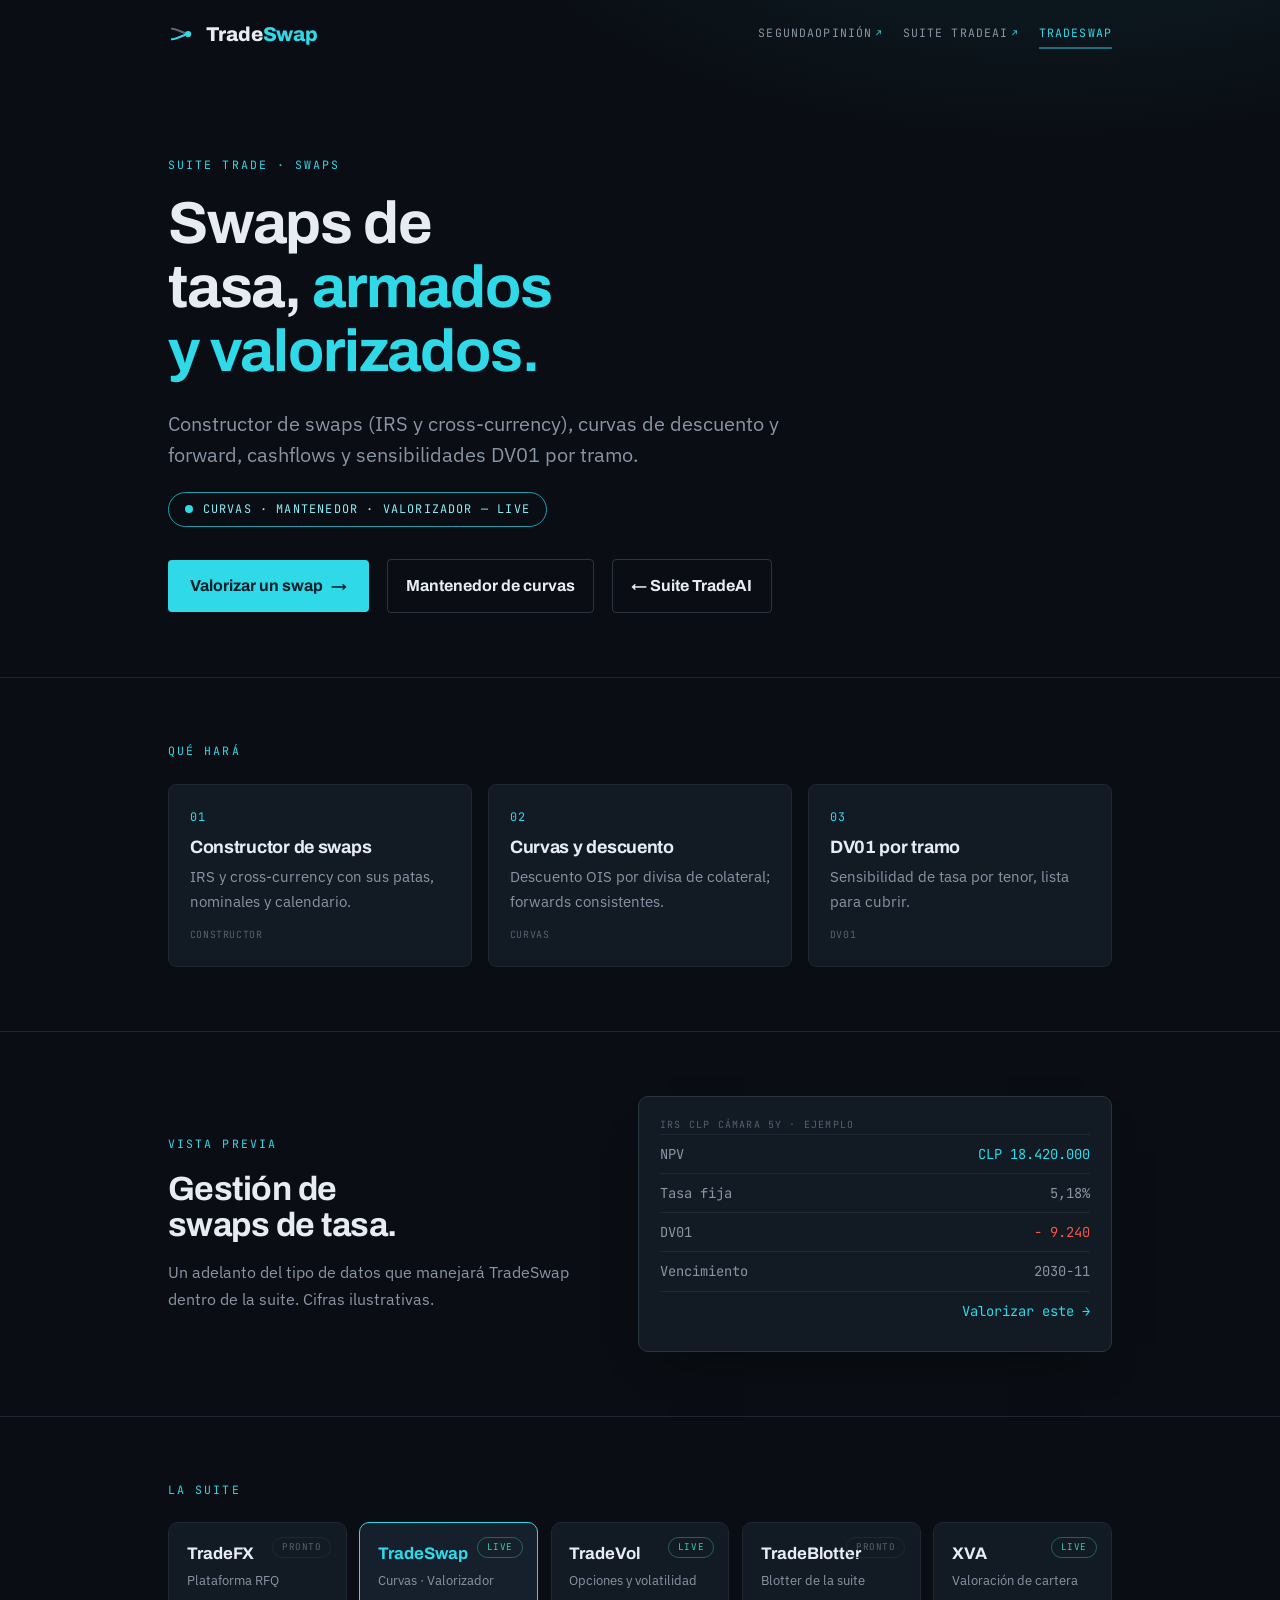
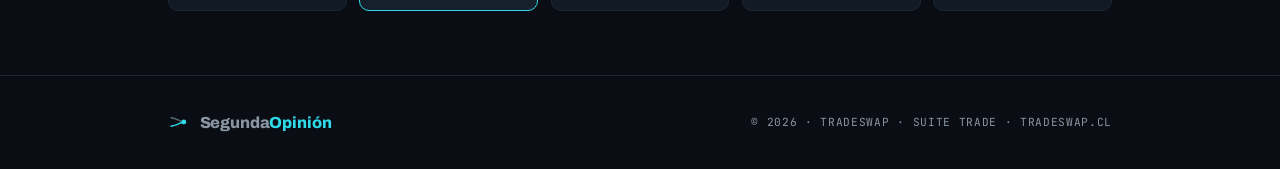
<file: index.html>
<!doctype html>
<html lang="es">
<head>
<meta charset="utf-8">
<meta name="viewport" content="width=device-width, initial-scale=1">
<title>TradeSwap — Gestión de swaps de tasa</title>
<meta name="description" content="Constructor de swaps (IRS y cross-currency), curvas de descuento y forward, cashflows y sensibilidades DV01 por tramo.">
<link rel="preconnect" href="https://fonts.googleapis.com">
<link rel="preconnect" href="https://fonts.gstatic.com" crossorigin>
<link href="https://fonts.googleapis.com/css2?family=Archivo:wght@600;700;800&family=IBM+Plex+Sans:wght@400;500;600;700&family=JetBrains+Mono:wght@400;600;700;800&display=swap" rel="stylesheet">
<style>
:root{
  --bg:#0A0E14;--bg-2:#0E141D;--panel:#121A24;--panel-2:#16202C;
  --grid:#1E2733;--grid-2:#2A3542;--text:#E7ECF3;--muted:#8A95A4;--faint:#56616F;
  --signal:#2FD9E8;--signal-hi:#8CEFF6;--signal-dim:#1F9DAC;--steel:#5A6775;
  --up:#34D399;--down:#F2574C;
  --display:"Archivo",system-ui,sans-serif;--body:"IBM Plex Sans",system-ui,sans-serif;
  --mono:"JetBrains Mono",ui-monospace,Consolas,monospace;
  --wrap:64rem;--gut:clamp(16px,4vw,40px);color-scheme:dark;
}
*{box-sizing:border-box}html,body{margin:0}
body{background:var(--bg);color:var(--text);font-family:var(--body);font-size:17px;line-height:1.62;
  -webkit-font-smoothing:antialiased;background-image:radial-gradient(1000px 520px at 82% -10%, rgba(47,217,232,.10), transparent 62%)}
h1,h2,h3{font-family:var(--display);font-weight:700;line-height:1.08;margin:0;text-wrap:balance;letter-spacing:-.015em}
p{margin:0}a{color:inherit;text-decoration:none}
.wrap{width:100%;max-width:var(--wrap);margin-inline:auto;padding-inline:var(--gut)}
.band{border-top:1px solid var(--grid)}
.eyebrow{font-family:var(--mono);font-size:.72rem;letter-spacing:.18em;text-transform:uppercase;color:var(--signal);margin-bottom:1.1rem}
.muted{color:var(--muted)}.sig{color:var(--signal)}.mono{font-family:var(--mono)}
.ticker{border-bottom:1px solid var(--grid);background:var(--bg-2)}
.ticker .row{display:flex;gap:1.8rem;padding:.5rem 0;font-family:var(--mono);font-size:.7rem;color:var(--muted);flex-wrap:wrap;letter-spacing:.02em}
.ticker b{color:var(--text);font-weight:500}.ticker .up{color:var(--up)}
.topbar .wrap{display:flex;align-items:center;justify-content:space-between;padding-block:1.1rem;gap:1rem;flex-wrap:wrap}
.brand{display:flex;align-items:center;gap:.6rem}
.brand svg{width:28px;height:28px;flex:0 0 auto}
.brand .nm{font-family:var(--display);font-weight:800;font-size:1.25rem;letter-spacing:-.01em}
.brand .nm .op{color:var(--signal)}
.apps{display:flex;align-items:center;gap:1.3rem;font-family:var(--mono);font-size:.72rem;letter-spacing:.1em;text-transform:uppercase}
.apps .here{color:var(--signal);position:relative}
.apps .here::after{content:"";position:absolute;left:0;right:0;bottom:-6px;height:2px;background:var(--signal);opacity:.45}
.apps a{color:var(--muted);transition:color .15s;display:inline-flex;align-items:center;gap:.2rem}
.apps a:hover{color:var(--text)}
.apps .ext{color:var(--signal);font-size:.78em;transform:translateY(-1px)}
@media(max-width:560px){.apps{gap:.95rem;font-size:.66rem}}
.hero .wrap{padding-block:clamp(3rem,8vw,5.5rem) clamp(2.5rem,6vw,4rem)}
.hero h1{font-size:clamp(2.2rem,6vw,3.7rem);max-width:17ch;letter-spacing:-.02em}
.hero h1 em{font-style:normal;color:var(--signal)}
.hero .lede{color:var(--muted);font-size:clamp(1.05rem,2.2vw,1.22rem);max-width:56ch;margin-top:1.5rem}
.status{display:inline-flex;align-items:center;gap:.6rem;margin-top:1.3rem;font-family:var(--mono);
  font-size:.74rem;letter-spacing:.1em;text-transform:uppercase;color:var(--signal-hi);
  border:1px solid var(--signal-dim);border-radius:999px;padding:.45rem 1rem}
.status .pulse{width:8px;height:8px;border-radius:50%;background:var(--signal);box-shadow:0 0 0 0 rgba(47,217,232,.6);animation:pulse 2.2s infinite}
@keyframes pulse{0%{box-shadow:0 0 0 0 rgba(47,217,232,.5)}70%{box-shadow:0 0 0 9px rgba(47,217,232,0)}100%{box-shadow:0 0 0 0 rgba(47,217,232,0)}}
.actions{display:flex;flex-wrap:wrap;gap:1rem 1.1rem;align-items:center;margin-top:2rem}
.btn{display:inline-flex;align-items:center;gap:.55rem;background:var(--signal);color:#06212a;font-family:var(--display);
  font-weight:700;font-size:1rem;border:0;border-radius:4px;padding:.8rem 1.35rem;cursor:pointer;transition:filter .15s,transform .15s}
.btn:hover{filter:brightness(1.08);transform:translateY(-1px)}
.btn.ghost{background:transparent;color:var(--text);border:1px solid var(--grid-2);padding:.8rem 1.15rem}
.btn.ghost:hover{color:var(--signal);border-color:var(--signal-dim)}
.arr{transition:transform .15s}.btn:hover .arr{transform:translateX(3px)}
.method .wrap{padding-block:clamp(2.6rem,6vw,4rem)}
.grid3{display:grid;grid-template-columns:repeat(3,1fr);gap:1rem;margin-top:1.5rem}
@media(max-width:780px){.grid3{grid-template-columns:1fr}}
.item{background:var(--panel);border:1px solid var(--grid);border-radius:8px;padding:1.4rem 1.3rem}
.item .num{font-family:var(--mono);font-size:.74rem;color:var(--signal);letter-spacing:.1em}
.item h3{font-size:1.12rem;margin-top:.7rem}
.item p{color:var(--muted);font-size:.93rem;margin-top:.5rem}
.item .tag{font-family:var(--mono);font-size:.62rem;color:var(--faint);letter-spacing:.06em;text-transform:uppercase;margin-top:.85rem}
.feat .wrap{padding-block:clamp(2.6rem,6vw,4rem);display:grid;grid-template-columns:.95fr 1.05fr;gap:2.6rem;align-items:center}
@media(max-width:780px){.feat .wrap{grid-template-columns:1fr;gap:1.4rem}}
.feat h2{font-size:clamp(1.5rem,3.4vw,2.1rem);max-width:17ch}
.feat .lede2{color:var(--muted);font-size:1.03rem;margin-top:1rem}
.panel{background:var(--panel);border:1px solid var(--grid-2);border-radius:10px;padding:1.3rem;box-shadow:0 24px 50px -30px rgba(0,0,0,.8)}
.panel .lbl{font-family:var(--mono);font-size:.62rem;letter-spacing:.12em;text-transform:uppercase;color:var(--faint)}
.panel .r{display:flex;justify-content:space-between;align-items:baseline;padding:.5rem 0;border-top:1px solid var(--grid);font-family:var(--mono);font-size:.86rem}
.panel .r:first-of-type{border-top:0}
.panel .r .m{color:var(--muted)}.panel .r .v{color:var(--text);font-variant-numeric:tabular-nums}
.panel .r .v.dn{color:var(--down)}.panel .r .v.up{color:var(--up)}.panel .r .v.sig{color:var(--signal)}.panel .r .v.m{color:var(--muted)}
.suite .wrap{padding-block:clamp(2.6rem,6vw,4rem)}
.grid5{display:grid;grid-template-columns:repeat(auto-fit,minmax(168px,1fr));gap:.8rem;margin-top:1.4rem}
.node{display:flex;flex-direction:column;gap:.2rem;padding:1.1rem 1.1rem 1.15rem;border:1px solid var(--grid);border-radius:10px;background:var(--panel);position:relative;transition:border-color .15s}
.node:hover{border-color:var(--signal-dim)}
.node--cur{border-color:var(--signal);background:var(--panel-2)}
.nn{font-family:var(--display);font-weight:700;font-size:1.05rem}
.node--cur .nn{color:var(--signal)}
.nr{color:var(--muted);font-size:.8rem}
.nb{position:absolute;top:.9rem;right:.9rem;font-family:var(--mono);font-size:.58rem;letter-spacing:.06em;text-transform:uppercase;color:var(--faint);border:1px solid var(--grid);border-radius:999px;padding:.12rem .55rem}
.nb--live{color:var(--up);border-color:rgba(52,211,153,.4)}
footer .wrap{padding-block:2.1rem;display:flex;flex-wrap:wrap;gap:.6rem 1.5rem;justify-content:space-between;align-items:center;color:var(--muted);font-size:.85rem}
footer .brand .nm{font-size:1rem}
footer .brand svg{width:22px;height:22px}
footer .mono{font-family:var(--mono);font-size:.7rem;letter-spacing:.06em;text-transform:uppercase}
@media(prefers-reduced-motion:reduce){*{transition:none!important;animation:none!important}}
</style>
</head>
<body>

<div id="tai-tape"></div>
<script src="https://tradeai.cl/indices/tape.js" defer></script>

<header class="topbar"><div class="wrap">
  <div class="brand"><svg viewBox="0 0 100 100" aria-hidden="true"><path d="M14,31 C36,33 54,46 69,50" fill="none" stroke="#5A6775" stroke-width="7" stroke-linecap="round"/><path d="M14,69 C36,67 54,54 69,50" fill="none" stroke="#2FD9E8" stroke-width="7" stroke-linecap="round"/><circle cx="72" cy="50" r="11" fill="#2FD9E8"/></svg><span class="nm">Trade<span class="op">Swap</span></span></div>
  <nav class="apps" aria-label="Ecosistema"><a href="https://segundaopinion.cl" title="SegundaOpinión — matriz">SegundaOpinión<span class="ext">↗</span></a><a href="https://tradeai.cl" title="Suite TradeAI — hub de la suite">Suite TradeAI<span class="ext">↗</span></a><span class="here">TradeSwap</span></nav>
</div></header>

<section class="hero"><div class="wrap">
  <p class="eyebrow">Suite Trade · Swaps</p>
  <h1>Swaps de tasa, <em>armados y valorizados.</em></h1>
  <p class="lede">Constructor de swaps (IRS y cross-currency), curvas de descuento y forward, cashflows y sensibilidades DV01 por tramo.</p>
  <div class="status"><span class="pulse"></span>Curvas · Mantenedor · Valorizador — live</div>
  <div class="actions">
    <a class="btn" href="./curvas/#valorizador">Valorizar un swap <span class="arr">→</span></a>
    <a class="btn ghost" href="./curvas/">Mantenedor de curvas</a>
    <a class="btn ghost" href="https://tradeai.cl">← Suite TradeAI</a>
  </div>
</div></section>

<section class="method band"><div class="wrap">
  <p class="eyebrow">Qué hará</p>
  <div class="grid3">
    <div class="item"><div class="num">01</div><h3>Constructor de swaps</h3><p>IRS y cross-currency con sus patas, nominales y calendario.</p><div class="tag">constructor</div></div>
    <div class="item"><div class="num">02</div><h3>Curvas y descuento</h3><p>Descuento OIS por divisa de colateral; forwards consistentes.</p><div class="tag">curvas</div></div>
    <div class="item"><div class="num">03</div><h3>DV01 por tramo</h3><p>Sensibilidad de tasa por tenor, lista para cubrir.</p><div class="tag">DV01</div></div>
  </div>
</div></section>

<section class="feat band"><div class="wrap">
  <div>
    <p class="eyebrow">Vista previa</p>
    <h2>Gestión de swaps de tasa.</h2>
    <p class="lede2">Un adelanto del tipo de datos que manejará TradeSwap dentro de la suite. Cifras ilustrativas.</p>
  </div>
  <a class="panel" href="./curvas/?product=IRS_CLP_CAM&tenor=5Y&csa=USD#valorizador" style="display:block">
    <div class="lbl">IRS CLP Cámara 5Y · ejemplo</div>
    <div class="r"><span class="m">NPV</span><span class="v sig">CLP 18.420.000</span></div>
    <div class="r"><span class="m">Tasa fija</span><span class="v m">5,18%</span></div>
    <div class="r"><span class="m">DV01</span><span class="v dn">− 9.240</span></div>
    <div class="r"><span class="m">Vencimiento</span><span class="v m">2030-11</span></div>
    <div class="r"><span class="m">&nbsp;</span><span class="v sig">Valorizar este → </span></div>
  </a>
</div></section>

<section class="suite band"><div class="wrap">
  <p class="eyebrow">La suite</p>
  <div class="grid5">
      <a class="node" href="https://tradefx.cl"><span class="nn">TradeFX</span><span class="nr">Plataforma RFQ</span><span class="nb">pronto</span></a>
      <div class="node node--cur"><span class="nn">TradeSwap</span><span class="nr">Curvas · Valorizador</span><span class="nb nb--live">live</span></div>
      <a class="node" href="https://tradevol.cl"><span class="nn">TradeVol</span><span class="nr">Opciones y volatilidad</span><span class="nb nb--live">live</span></a>
      <a class="node" href="https://tradeblotter.cl"><span class="nn">TradeBlotter</span><span class="nr">Blotter de la suite</span><span class="nb">pronto</span></a>
      <a class="node" href="https://xva.cl"><span class="nn">XVA</span><span class="nr">Valoración de cartera</span><span class="nb nb--live">live</span></a>
  </div>
</div></section>

<footer class="band"><div class="wrap">
  <div class="brand"><svg viewBox="0 0 100 100" aria-hidden="true"><path d="M14,31 C36,33 54,46 69,50" fill="none" stroke="#5A6775" stroke-width="7" stroke-linecap="round"/><path d="M14,69 C36,67 54,54 69,50" fill="none" stroke="#2FD9E8" stroke-width="7" stroke-linecap="round"/><circle cx="72" cy="50" r="11" fill="#2FD9E8"/></svg><span class="nm">Segunda<span class="op">Opinión</span></span></div>
  <div class="mono">© <span id="y"></span> · TradeSwap · Suite Trade · tradeswap.cl</div>
</div></footer>
<script>document.getElementById("y").textContent=new Date().getFullYear();</script>
</body>
</html>
</file>
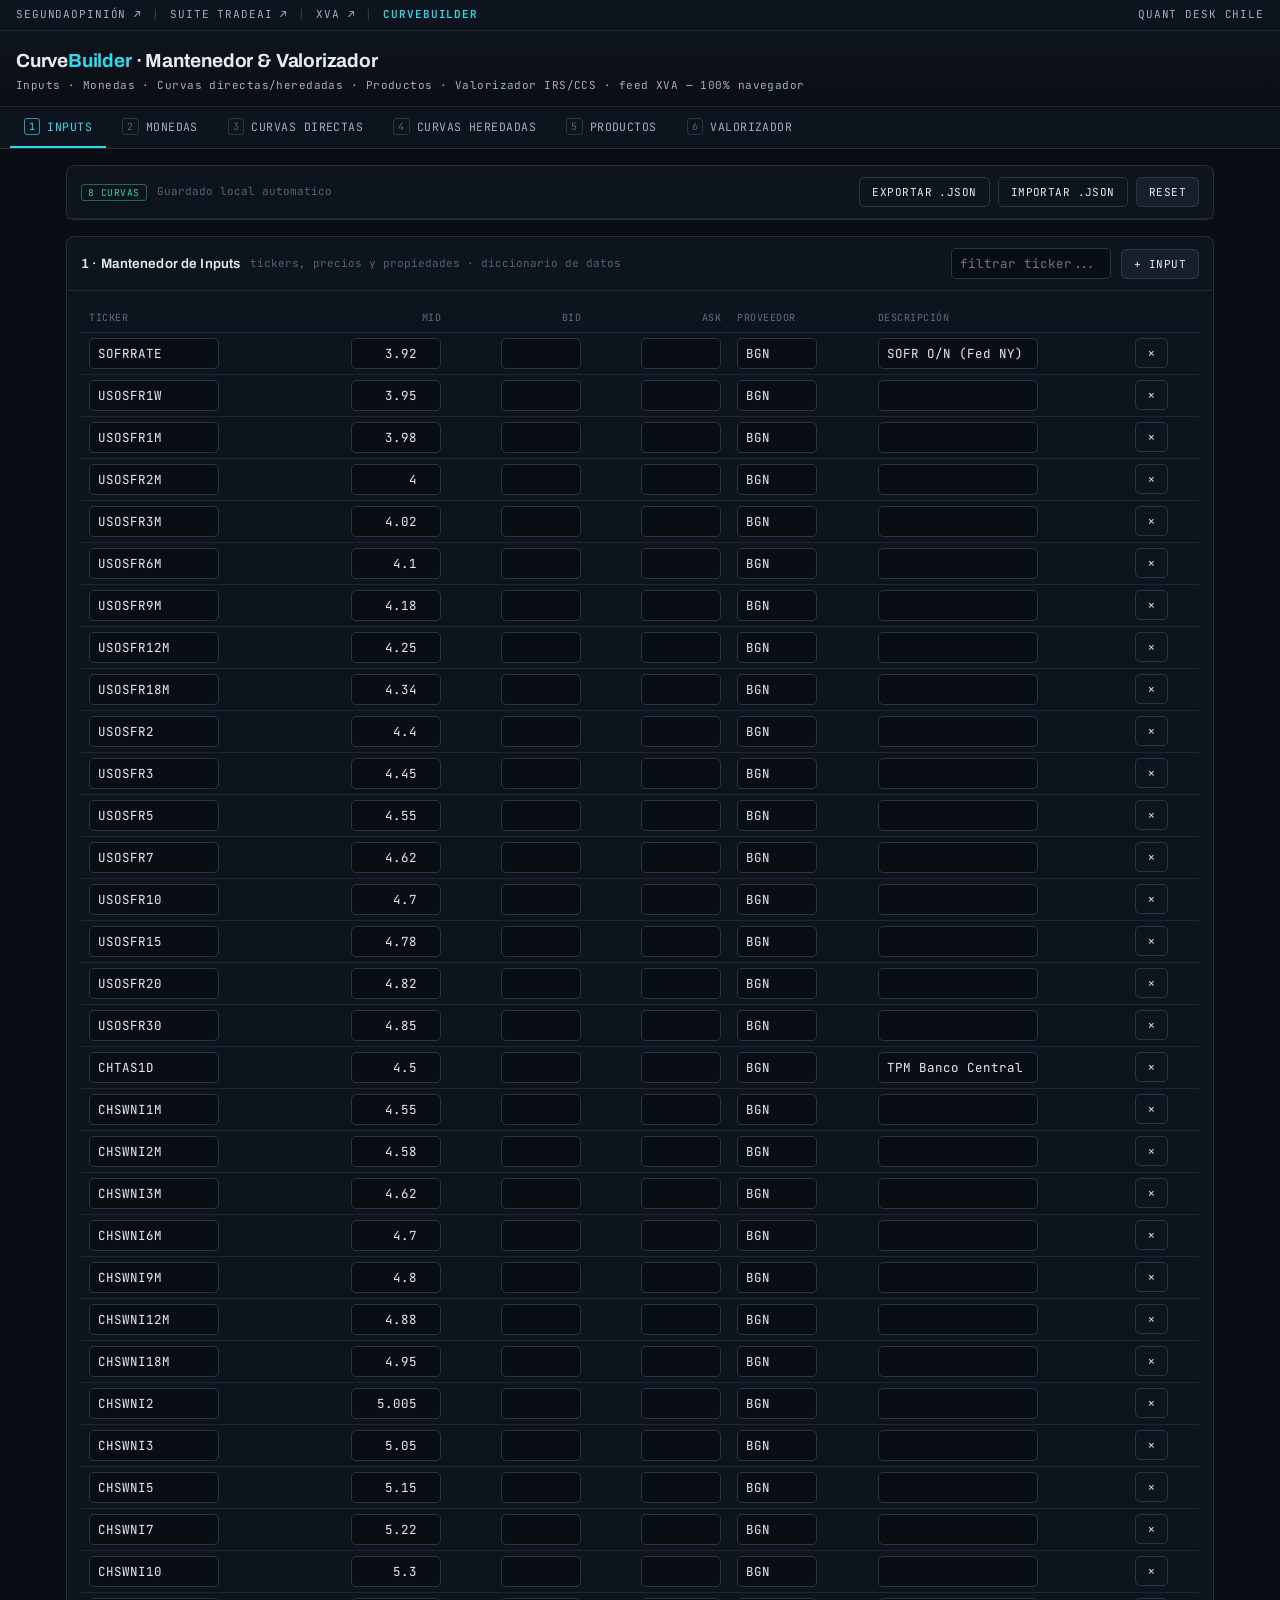
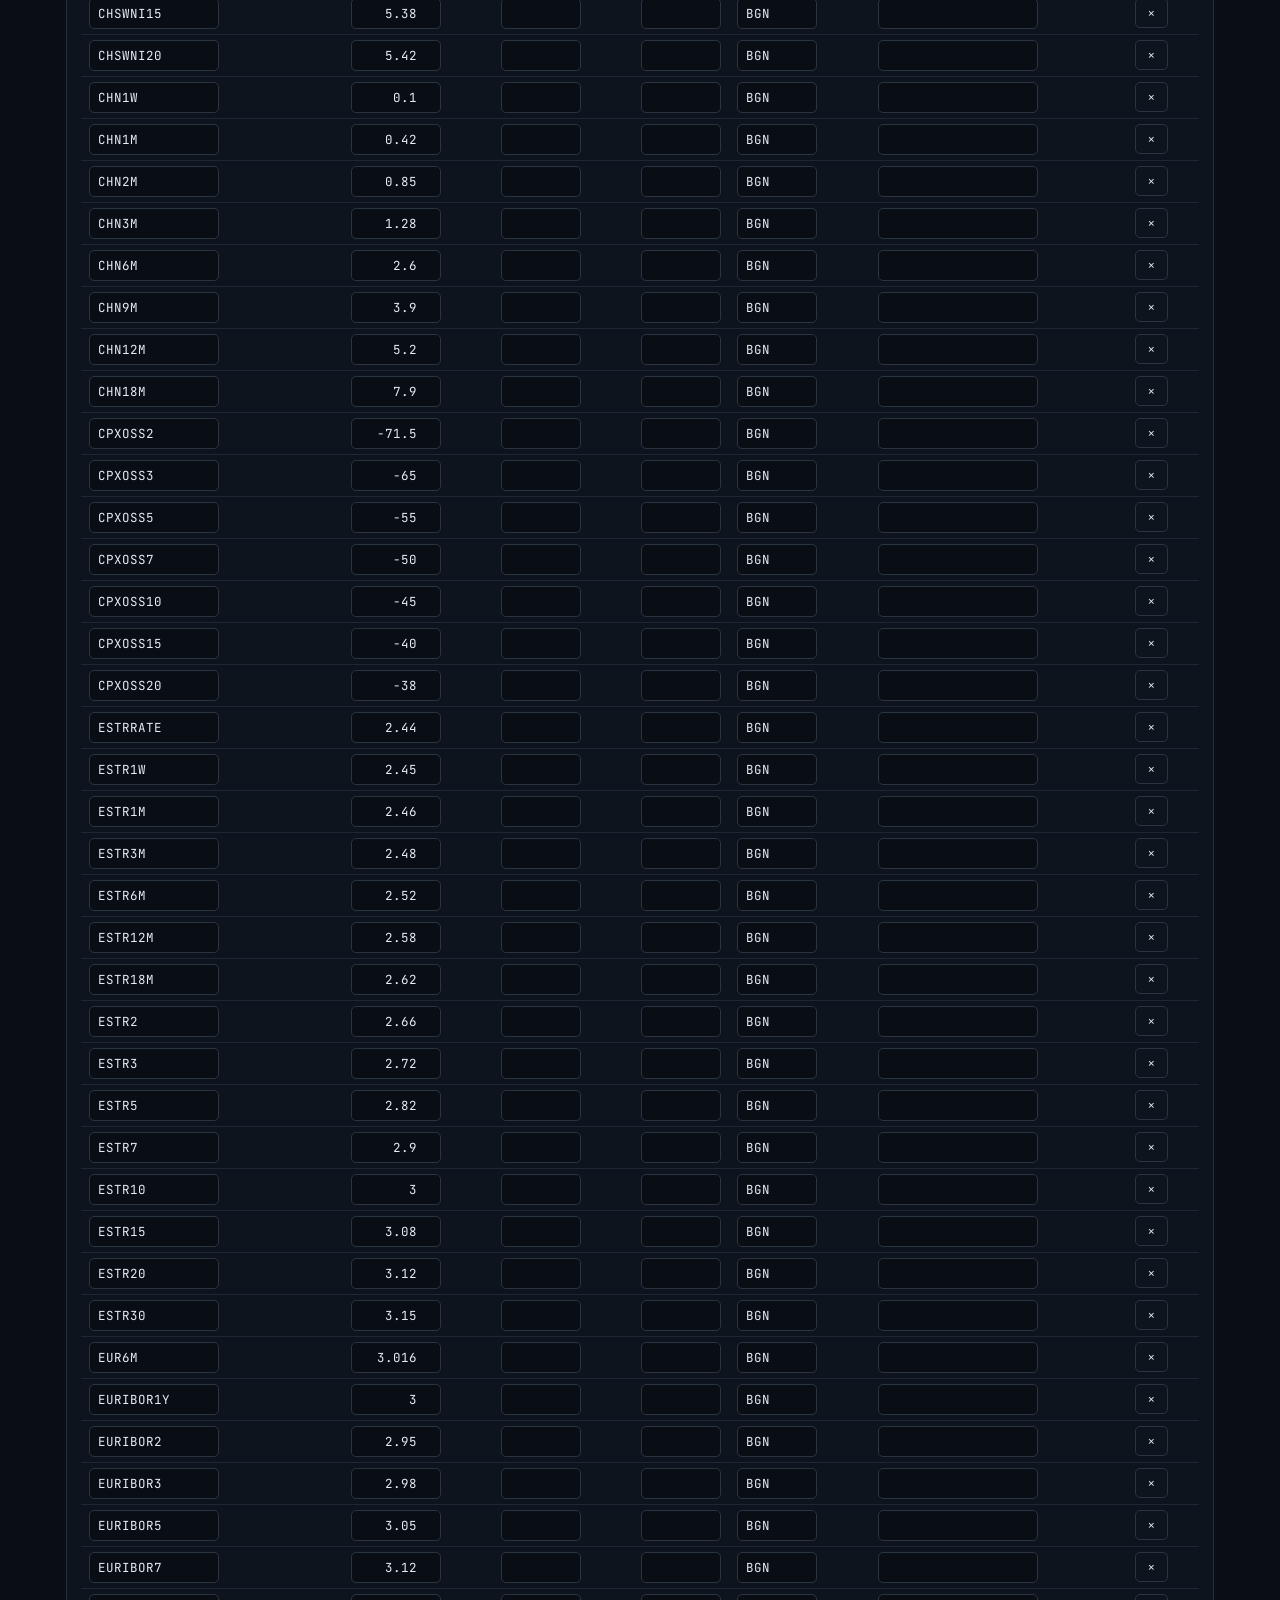
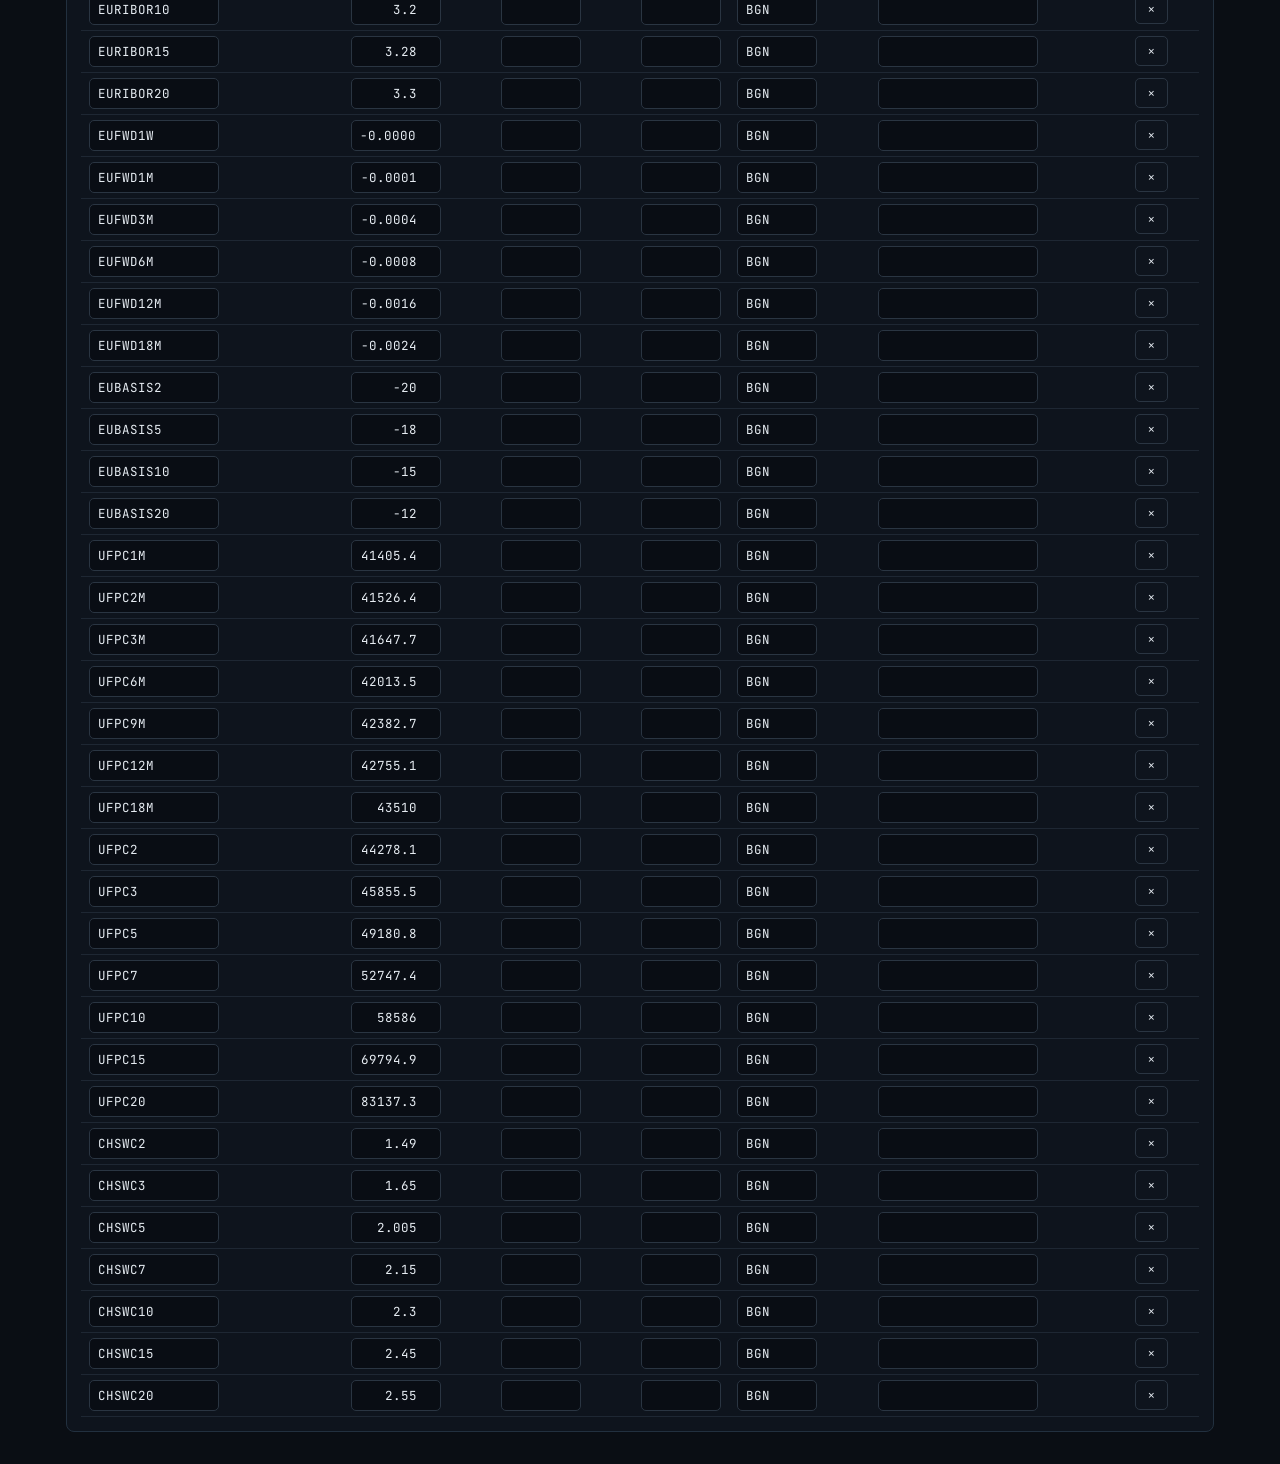
<file: curvas/index.html>
<!doctype html>
<html lang="es">
  <head>
    <meta charset="UTF-8" />
    <meta name="viewport" content="width=device-width, initial-scale=1.0" />
    <title>CurveBuilder — Mantenedor de Curvas &amp; Valorizador · Suite TradeAI</title>
    <meta name="description" content="Mantenedor de inputs, monedas y curvas (directas y heredadas), productos y valorizador de swaps IRS/CCS, 100% en navegador." />
    <link rel="preconnect" href="https://fonts.googleapis.com" />
    <link rel="preconnect" href="https://fonts.gstatic.com" crossorigin />
    <link
      href="https://fonts.googleapis.com/css2?family=Archivo:wght@600;700&family=IBM+Plex+Sans:ital,wght@0,400;0,500;0,600;1,400&family=JetBrains+Mono:wght@400;500;600;700&display=swap"
      rel="stylesheet"
    />
    <script type="module" crossorigin src="./assets/index-C2eGbrOt.js"></script>
    <link rel="stylesheet" crossorigin href="./assets/index-P9wUJgyj.css">
  </head>
  <body>
    <div id="root"></div>
  </body>
</html>
</file>
<file: curvas/assets/index-P9wUJgyj.css>
:root{--signal: #2fd9e8;--signal-bright: #8ceff6;--signal-deep: #1f9dac;--bg: #0a0e14;--panel-1: #0e141d;--panel-2: #121a24;--panel-3: #16202c;--bg-input: #090d14;--up: #34d399;--down: #f2574c;--warn: #fbbf24;--cyan: #38bdf8;--indigo: #6366f1;--text: #e6ecf2;--text-dim: #9fb0bf;--text-muted: #56616f;--border: #22303f;--border-subtle: #1e2733;--border-strong: #2a3542;--font-display: "Archivo", -apple-system, BlinkMacSystemFont, sans-serif;--font-sans: "IBM Plex Sans", -apple-system, BlinkMacSystemFont, "Segoe UI", Roboto, sans-serif;--font-mono: "JetBrains Mono", ui-monospace, SFMono-Regular, "Consolas", monospace;--radius: 8px;--radius-sm: 5px}*{box-sizing:border-box}html,body,#root{height:100%}body{margin:0;background:var(--bg);color:var(--text);font-family:var(--font-sans);font-size:14px;line-height:1.45;-webkit-font-smoothing:antialiased}.ribbon{display:flex;align-items:center;gap:10px;padding:7px 16px;font-family:var(--font-mono);font-size:11px;letter-spacing:.08em;text-transform:uppercase;color:var(--text-dim);background:var(--panel-1);border-bottom:1px solid var(--border-subtle)}.ribbon a{color:var(--text-dim);text-decoration:none}.ribbon a:hover{color:var(--signal-bright)}.ribbon .here{color:var(--signal);font-weight:600}.ribbon .sep{color:var(--text-muted);opacity:.6}.ribbon .spacer{flex:1}.header{padding:16px 16px 12px;border-bottom:1px solid var(--border-subtle);background:linear-gradient(180deg,var(--panel-1),var(--bg))}.header h1{font-family:var(--font-display);font-weight:700;font-size:19px;margin:0;letter-spacing:-.01em}.header h1 .accent{color:var(--signal)}.header .sub{color:var(--text-dim);font-family:var(--font-mono);font-size:11px;margin-top:4px;letter-spacing:.04em}.tabs{display:flex;gap:2px;padding:0 10px;background:var(--panel-1);border-bottom:1px solid var(--border);overflow-x:auto}.tab{-webkit-appearance:none;-moz-appearance:none;appearance:none;background:transparent;border:none;border-bottom:2px solid transparent;color:var(--text-dim);font-family:var(--font-mono);font-size:11.5px;letter-spacing:.04em;text-transform:uppercase;padding:11px 14px;cursor:pointer;white-space:nowrap;display:flex;align-items:center;gap:7px}.tab .num{font-size:10px;color:var(--text-muted);border:1px solid var(--border-strong);border-radius:3px;padding:0 4px;line-height:15px}.tab:hover{color:var(--text)}.tab.active{color:var(--signal);border-bottom-color:var(--signal)}.tab.active .num{color:var(--signal);border-color:var(--signal-deep)}.main{padding:16px;max-width:1180px;margin:0 auto}.panel{background:var(--panel-1);border:1px solid var(--border);border-radius:var(--radius);margin-bottom:16px}.panel-head{display:flex;align-items:center;gap:10px;padding:11px 14px;border-bottom:1px solid var(--border-subtle)}.panel-head h2{font-family:var(--font-display);font-weight:600;font-size:13.5px;margin:0;letter-spacing:.01em}.panel-head .hint{color:var(--text-muted);font-size:11px;font-family:var(--font-mono)}.panel-head .spacer{flex:1}.panel-body{padding:14px}.btn{-webkit-appearance:none;-moz-appearance:none;appearance:none;font-family:var(--font-mono);font-size:11px;letter-spacing:.04em;text-transform:uppercase;color:var(--text);background:var(--panel-3);border:1px solid var(--border-strong);border-radius:var(--radius-sm);padding:7px 12px;cursor:pointer;transition:border-color .12s,color .12s,background .12s}.btn:hover{border-color:var(--signal-deep);color:var(--signal-bright)}.btn.primary{background:var(--signal-deep);border-color:var(--signal);color:#04171a;font-weight:600}.btn.primary:hover{background:var(--signal);color:#04171a}.btn.ghost{background:transparent}.btn.danger:hover{border-color:var(--down);color:var(--down)}.btn:disabled{opacity:.45;cursor:not-allowed}.btn-row{display:flex;flex-wrap:wrap;gap:8px}label.field{display:flex;flex-direction:column;gap:4px;font-size:11px;color:var(--text-dim)}label.field .lbl{font-family:var(--font-mono);letter-spacing:.03em;text-transform:uppercase}input,select{font-family:var(--font-mono);font-size:12.5px;color:var(--text);background:var(--bg-input);border:1px solid var(--border-strong);border-radius:var(--radius-sm);padding:6px 8px;outline:none}input:focus,select:focus{border-color:var(--signal-deep)}input[type=number]{text-align:right}.grid{display:grid;gap:10px}.grid.c2{grid-template-columns:repeat(2,1fr)}.grid.c3{grid-template-columns:repeat(3,1fr)}.grid.c4{grid-template-columns:repeat(4,1fr)}table.tbl{width:100%;border-collapse:collapse;font-family:var(--font-mono);font-size:12px}table.tbl th{text-align:left;color:var(--text-muted);font-weight:500;text-transform:uppercase;font-size:10px;letter-spacing:.05em;padding:6px 8px;border-bottom:1px solid var(--border)}table.tbl td{padding:5px 8px;border-bottom:1px solid var(--border-subtle);color:var(--text)}table.tbl td.num,table.tbl th.num{text-align:right}table.tbl tr:hover td{background:var(--panel-2)}.pos{color:var(--up)}.neg{color:var(--down)}.mono{font-family:var(--font-mono)}.dim{color:var(--text-dim)}.muted{color:var(--text-muted)}.badge{font-family:var(--font-mono);font-size:9.5px;letter-spacing:.05em;text-transform:uppercase;padding:1px 6px;border-radius:3px;border:1px solid var(--border-strong);color:var(--text-dim)}.badge.live{color:var(--up);border-color:color-mix(in srgb,var(--up) 45%,transparent)}.badge.native{color:var(--signal);border-color:var(--signal-deep)}.badge.inherited{color:var(--indigo);border-color:color-mix(in srgb,var(--indigo) 55%,transparent)}.badge.warn{color:var(--warn);border-color:color-mix(in srgb,var(--warn) 45%,transparent)}.kpi{display:flex;gap:18px;flex-wrap:wrap}.kpi .cell{min-width:120px}.kpi .k{font-family:var(--font-mono);font-size:10px;text-transform:uppercase;color:var(--text-muted);letter-spacing:.05em}.kpi .v{font-family:var(--font-display);font-size:20px;font-weight:700;margin-top:2px}.kpi .v.signal{color:var(--signal)}.notice{font-size:11.5px;color:var(--text-dim);font-family:var(--font-mono);background:var(--panel-2);border:1px dashed var(--border-strong);border-radius:var(--radius-sm);padding:9px 11px;line-height:1.5}.notice b{color:var(--warn)}.tree-line{color:var(--text-muted);font-family:var(--font-mono)}.empty{color:var(--text-muted);font-family:var(--font-mono);font-size:12px;padding:18px;text-align:center}@media (max-width: 720px){.grid.c3,.grid.c4{grid-template-columns:repeat(2,1fr)}.main{padding:12px}}
</file>
